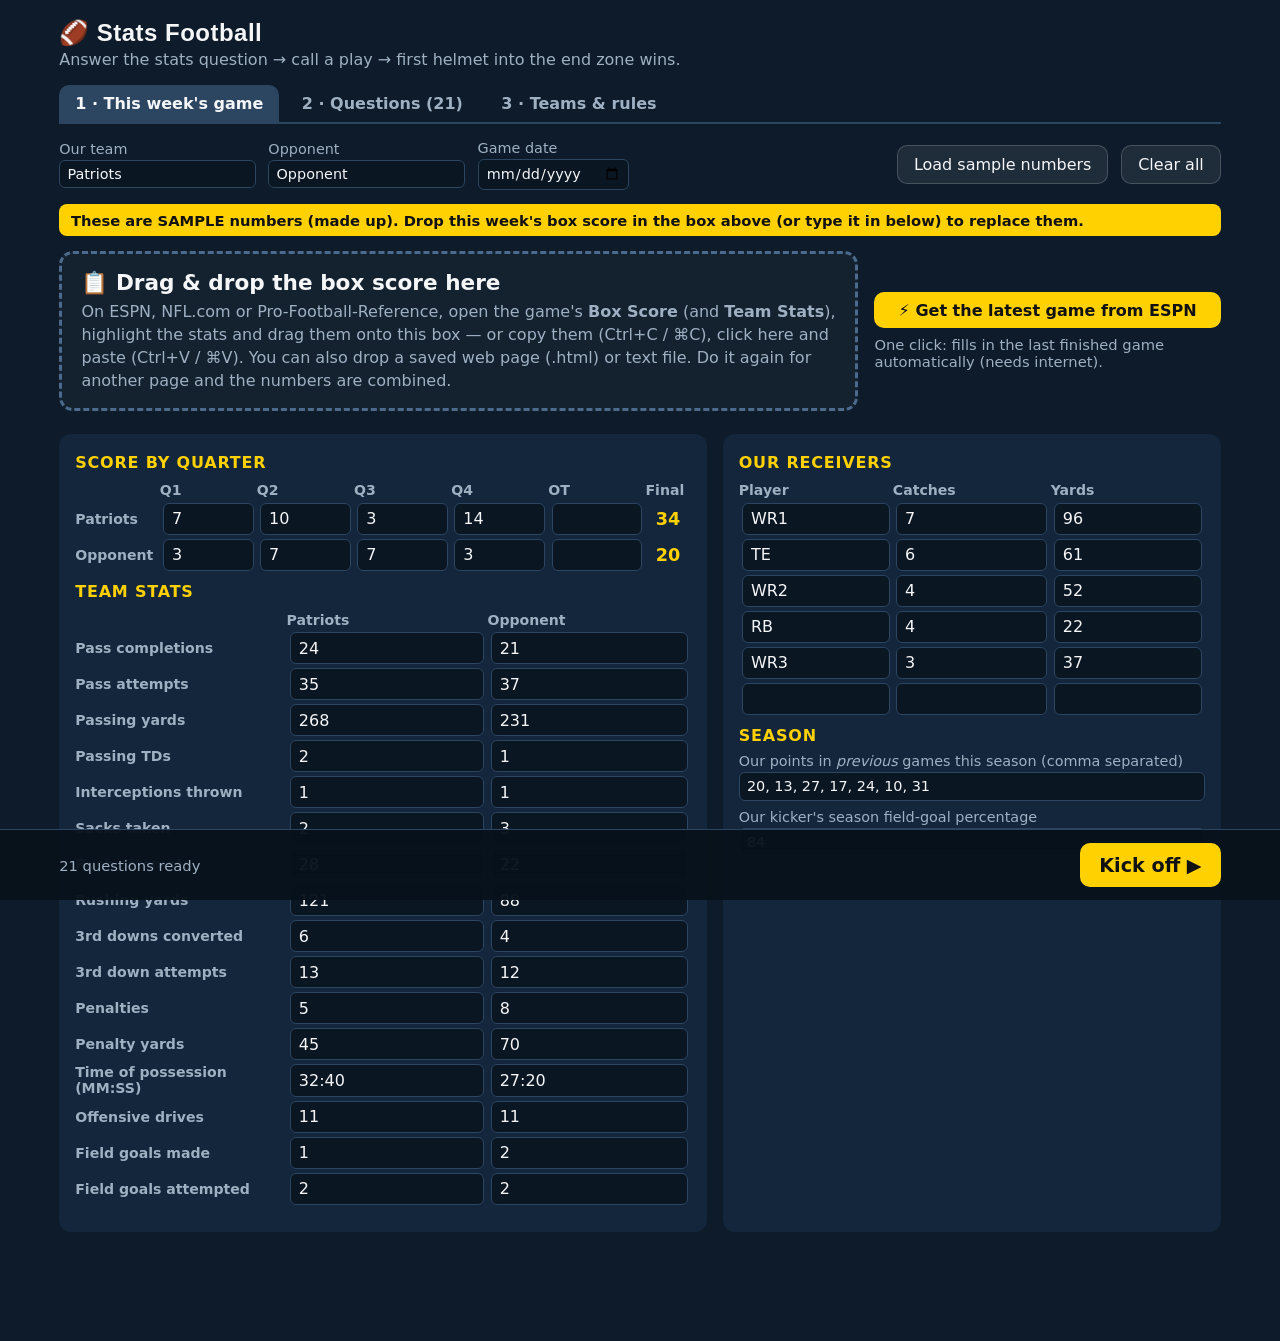
<file: index.html>
<!doctype html>
<html lang="en">
<head>
  <meta charset="utf-8">
  <meta name="viewport" content="width=device-width, initial-scale=1">
  <title>Stats Football</title>
  <link rel="stylesheet" href="css/style.css">
</head>
<body>
  <!-- ================= SETUP ================= -->
  <section id="setup" class="screen">
    <header class="setup-head">
      <h1>🏈 Stats Football</h1>
      <p class="sub">Answer the stats question → call a play → first helmet into the end zone wins.</p>
    </header>

    <nav class="tabs">
      <button class="tab active" data-tab="stats">1 · This week's game</button>
      <button class="tab" data-tab="questions">2 · Questions</button>
      <button class="tab" data-tab="teams">3 · Teams &amp; rules</button>
    </nav>

    <div class="tabpane active" id="tab-stats">
      <div class="row gap">
        <label>Our team <input id="s-us" type="text"></label>
        <label>Opponent <input id="s-opp" type="text"></label>
        <label>Game date <input id="s-date" type="date"></label>
        <span class="grow"></span>
        <button id="btn-sample" class="ghost">Load sample numbers</button>
        <button id="btn-clear" class="ghost">Clear all</button>
      </div>
      <p class="hint" id="sample-note"></p>

      <div class="import-card">
        <div id="dropzone" class="dropzone" tabindex="0" role="button" aria-label="Drop or paste the box score here">
          <div class="dz-big">📋 Drag &amp; drop the box score here</div>
          <div class="dz-small">On ESPN, NFL.com or Pro-Football-Reference, open the game's <b>Box Score</b> (and <b>Team Stats</b>),
            highlight the stats and drag them onto this box — or copy them (Ctrl+C / ⌘C), click here and paste (Ctrl+V / ⌘V).
            You can also drop a saved web page (.html) or text file. Do it again for another page and the numbers are combined.</div>
        </div>
        <div class="import-side">
          <button id="btn-espn" class="primary">⚡ Get the latest game from ESPN</button>
          <div class="hint">One click: fills in the last finished game automatically (needs internet).</div>
        </div>
      </div>
      <div id="import-result" class="import-result hidden"></div>

      <div class="grid2">
        <div class="card">
          <h3>Score by quarter</h3>
          <table class="stat-table" id="t-quarters"></table>
          <h3>Team stats</h3>
          <table class="stat-table" id="t-stats"></table>
        </div>
        <div class="card">
          <h3>Our receivers</h3>
          <table class="stat-table" id="t-receivers"></table>
          <h3>Season</h3>
          <label class="block"><span>Our points in <em>previous</em> games this season (comma separated)</span>
            <input id="s-season" type="text" placeholder="e.g. 20, 13, 27, 17">
          </label>
          <label class="block"><span>Our kicker's season field-goal percentage</span>
            <input id="s-kpct" type="number" min="0" max="100" step="0.1" placeholder="e.g. 84">
          </label>
        </div>
      </div>
    </div>

    <div class="tabpane" id="tab-questions">
      <div class="row gap">
        <label>Order
          <select id="q-order">
            <option value="easy">Warm-up → Challenge</option>
            <option value="shuffle">Shuffle</option>
            <option value="as-is">As listed</option>
          </select>
        </label>
        <span class="grow"></span>
        <button id="q-all" class="ghost">Select all</button>
        <button id="q-none" class="ghost">Select none</button>
        <button id="q-print" class="ghost">Print answer key</button>
      </div>
      <p class="hint">These are built from this week's numbers. Untick any you don't want. ★ warm-up · ★★ standard · ★★★ challenge</p>
      <ol id="q-list" class="q-list"></ol>
      <div class="card">
        <h3>Your own questions</h3>
        <p class="hint">One per line: <code>Question || Answer</code></p>
        <textarea id="q-custom" rows="5" placeholder="Who led the team in tackles, and what percent of the team's tackles was that? || 9 of 52 → 17.3%"></textarea>
      </div>
    </div>

    <div class="tabpane" id="tab-teams">
      <div class="card">
        <h3>Teams</h3>
        <div id="team-edit" class="team-edit"></div>
      </div>
      <div class="card" id="live-card">
        <h3>Team devices</h3>
        <div class="live-modes">
          <label class="check"><input type="radio" name="live-mode" value="off"> <span><b>Projector only</b> — teams answer on paper/whiteboards and you click who got it right</span></label>
          <label class="check"><input type="radio" name="live-mode" value="firebase"> <span><b>Each team on its own device</b> — teams join with one link, type answers (checked automatically) and call their own plays</span></label>
          <label class="check"><input type="radio" name="live-mode" value="local"> <span><b>Practice on this computer</b> — open the join link in other tabs to try it out (no setup)</span></label>
        </div>

        <div id="live-fb" class="hidden">
          <div id="fb-ready" class="hint"></div>
          <details id="fb-setup">
            <summary>Set up Firebase (free, about 10 minutes, once)</summary>
            <ol class="steps">
              <li>Go to <a href="https://console.firebase.google.com" target="_blank" rel="noopener">console.firebase.google.com</a> and sign in with a Google account
                (if your school account is blocked, use a personal Gmail). Click <b>Create a project</b>, name it e.g. <i>stats-football</i>,
                turn Google Analytics off, and click <b>Create project</b>.</li>
              <li>In the left menu open <b>Databases &amp; Storage → Realtime Database</b> (or type “Realtime Database” in <b>Search for products</b>) and click <b>Create database</b>. Pick the United States location,
                choose <b>Start in locked mode</b>, and click <b>Enable</b>. Open the <b>Rules</b> tab, replace everything with the rules below, and click <b>Publish</b>.
                <pre class="rules-code" id="fb-rules"></pre><button class="ghost small" id="fb-copy-rules">Copy rules</button></li>
              <li>In the left menu open <b>Security → Authentication → Get started</b>. On the <b>Sign-in method</b> tab click <b>Anonymous</b>, switch it on and <b>Save</b>.</li>
              <li>Go to <b>Project Overview</b>, click <b>+ Add app</b> and choose the <b>&lt;/&gt;</b> (Web) icon,
                give it a nickname, click <b>Register app</b>, then copy the whole <code>const firebaseConfig = { … }</code> block and paste it here:</li>
            </ol>
          </details>
          <textarea id="fb-config" rows="4" placeholder="Paste the firebaseConfig block from Firebase here"></textarea>
        </div>

        <div id="live-room" class="hidden">
          <div class="row gap wrap">
            <div><span class="hint">Room code</span><div class="room-code" id="room-code"></div></div>
            <button class="ghost small" id="room-new">New room code</button>
            <span class="grow"></span>
            <span id="live-status" class="live-status"></span>
          </div>
          <p class="hint">Send every team the same join link (post it in Google Classroom), or have them open the team page and type the room code.
            The first device to join is Team 1, the next is Team 2, and so on. A device that refreshes keeps its team.</p>
          <div class="join-box">
            <a id="join-link" target="_blank" rel="noopener"></a>
            <button class="ghost small" id="copy-join">Copy join link</button>
          </div>
          <p class="hint">Team page: <a id="team-page" target="_blank" rel="noopener"></a></p>
          <table class="logins" id="logins"></table>
          <div class="row gap wrap">
            <button class="ghost small" id="reset-seats">Reset teams (everyone joins again)</button>
          </div>
        </div>
      </div>

      <div class="card">
        <h3>Rules</h3>
        <div class="row gap wrap">
          <label>Game style
            <select id="r-style">
              <option value="self">Self-paced race — each team answers on its own device at its own speed</option>
              <option value="together">Together — one question at a time on the projector</option>
            </select>
          </label>
          <label>Teams start at
            <select id="r-start">
              <option value="50">Midfield (quick game)</option>
              <option value="35">Own 35 (standard)</option>
              <option value="20">Own 20 (long game)</option>
            </select>
          </label>
          <label class="check"><input type="checkbox" id="r-sack"> Wrong answer = sack (−5 yards)</label>
          <label class="check"><input type="checkbox" id="r-sound"> Sound effects</label>
        </div>
        <ul class="rules">
          <li><b>Pass</b> — boom or bust (incomplete, sack or interception possible; avg about +<span id="ev-pass"></span> yds).</li>
          <li><b>Run</b> — steady and safe: never loses yards (avg about +<span id="ev-run"></span> yds).</li>
          <li><b>Defense</b> — pick another team and push them back (avg about <span id="ev-def"></span> yds). Pushed into their own end zone = safety, back to the 5.</li>
          <li>Every team that answers correctly gets a play. First team to score a touchdown wins.</li>
          <li id="rule-sack">A wrong answer is a sack: the team loses 5 yards (never past its own 1-yard line).</li>
          <li id="rule-self">Self-paced: each team gets its own stream of questions on its device. The faster a team answers correctly, the more plays it gets.
            Questions appear only on the team devices; the projector shows the field.</li>
        </ul>
      </div>
    </div>

    <footer class="setup-foot">
      <span id="setup-status" class="hint"></span>
      <span class="grow"></span>
      <button id="btn-resume" class="ghost hidden">Resume game in progress</button>
      <button id="btn-start" class="primary">Kick off ▶</button>
    </footer>
  </section>

  <!-- ================= GAME (projector) ================= -->
  <section id="game" class="screen hidden">
    <div class="topbar">
      <div class="title"><span id="g-matchup"></span></div>
      <div class="join hidden" id="g-join"></div>
      <div class="qcount" id="g-qcount"></div>
      <div class="tools">
        <button id="g-undo" class="ghost small" title="Undo last play">↶ Undo</button>
        <button id="g-sound" class="ghost small" title="Sound on/off">🔊</button>
        <button id="g-full" class="ghost small" title="Full screen">⛶</button>
        <button id="g-setup" class="ghost small" title="Back to setup">⚙ Setup</button>
      </div>
    </div>

    <div class="field-wrap">
      <div class="field" id="field">
        <div class="endzone left"><span>START</span></div>
        <div class="turf" id="turf"></div>
        <div class="endzone right"><span>END ZONE</span></div>
        <div class="lanes" id="lanes"></div>
      </div>
    </div>

    <div class="panel" id="panel"></div>

    <div class="overlay hidden" id="overlay"></div>
  </section>

  <div id="print-key" class="print-only"></div>

  <script src="js/nfl.js"></script>
  <script src="js/questions.js"></script>
  <script src="js/importer.js"></script>
  <script src="js/firebase-config.js"></script>
  <script src="js/live.js"></script>
  <script src="js/plays.js"></script>
  <script src="js/app.js"></script>
</body>
</html>
</file>
<file: css/style.css>
:root {
  --bg: #0d1b2a;
  --panel: #13263b;
  --ink: #f4f6f8;
  --muted: #9fb0c3;
  --accent: #ffd100;
  --red: #c8102e;
  --good: #2ecc71;
  --bad: #ff4d4d;
  --turf1: #2f8a3a;
  --turf2: #2a7d34;
  --line: rgba(255, 255, 255, .85);
  --font: "Segoe UI", system-ui, -apple-system, Roboto, Arial, sans-serif;
  --display: "Arial Black", "Helvetica Neue", Impact, sans-serif;
}
* { box-sizing: border-box; }
html, body { margin: 0; height: 100%; }
body { background: var(--bg); color: var(--ink); font-family: var(--font); }
button { font: inherit; cursor: pointer; border: 0; border-radius: 10px; padding: .55em 1em; }
button.primary { background: var(--accent); color: #111; font-weight: 800; }
button.primary:hover { filter: brightness(1.08); }
button.ghost { background: rgba(255,255,255,.08); color: var(--ink); border: 1px solid rgba(255,255,255,.18); }
button.ghost:hover { background: rgba(255,255,255,.16); }
button.small { padding: .35em .7em; font-size: .9rem; }
button.big { font-size: 1.5rem; padding: .6em 1.4em; }
input, select, textarea {
  font: inherit; color: var(--ink); background: #0a1622; border: 1px solid #2c4560; border-radius: 6px; padding: .35em .5em;
}
input[type=color] { padding: 0; width: 46px; height: 32px; }
.hidden { display: none !important; }
.row { display: flex; align-items: center; }
.row.gap { gap: .8rem; }
.row.wrap { flex-wrap: wrap; }
.row.center { justify-content: center; }
.grow { flex: 1; }
.hint { color: var(--muted); font-size: .92rem; }
.hint.warn { color: #111; background: var(--accent); padding: .5em .8em; border-radius: 8px; font-weight: 600; }
label { color: var(--muted); font-size: .9rem; display: inline-flex; flex-direction: column; gap: .2rem; }
label.block { display: flex; margin: .5rem 0; }
label.check { flex-direction: row; align-items: center; gap: .4rem; color: var(--ink); }
code { background: #0a1622; padding: .1em .35em; border-radius: 4px; }

/* ---------------- setup ---------------- */
#setup { max-width: 1200px; margin: 0 auto; padding: 1rem 1.2rem 6rem; }
.setup-head h1 { margin: .2rem 0 0; font-family: var(--display); letter-spacing: .02em; }
.setup-head .sub { margin: .2rem 0 1rem; color: var(--muted); }
.tabs { display: flex; gap: .4rem; border-bottom: 2px solid #2c4560; margin-bottom: 1rem; flex-wrap: wrap; }
.tab { background: transparent; color: var(--muted); border-radius: 10px 10px 0 0; font-weight: 700; }
.tab.active { background: #2c4560; color: var(--ink); }
.tabpane { display: none; }
.tabpane.active { display: block; }
.grid2 { display: grid; grid-template-columns: 1.3fr 1fr; gap: 1rem; }
@media (max-width: 900px) { .grid2 { grid-template-columns: 1fr; } }
.card { background: var(--panel); border-radius: 12px; padding: .8rem 1rem 1rem; margin: .8rem 0; }
.card h3 { margin: .4rem 0 .5rem; font-size: 1rem; color: var(--accent); text-transform: uppercase; letter-spacing: .05em; }
.stat-table { border-collapse: collapse; width: 100%; margin-bottom: .6rem; }
.stat-table th { text-align: left; font-weight: 600; color: var(--muted); font-size: .88rem; padding: .15rem .4rem .15rem 0; }
.stat-table td { padding: .12rem .2rem; }
.stat-table input { width: 100%; min-width: 3.4rem; }
.stat-table td.total { font-weight: 800; font-size: 1.1rem; text-align: center; color: var(--accent); }
.q-list { padding-left: 1.6rem; }
.q-list li { background: var(--panel); border-radius: 10px; padding: .6rem .8rem; margin: .5rem 0; }
.q-list li.off { opacity: .45; }
.q-list label { flex-direction: row; align-items: center; gap: .5rem; color: var(--ink); }
.q-list .lvl { color: var(--accent); }
.q-list .topic { color: var(--muted); font-size: .85rem; text-transform: uppercase; letter-spacing: .05em; }
.q-list .qq { margin: .35rem 0; font-size: 1.02rem; }
.q-list .qa { font-size: .92rem; color: #cfe8d6; }
.q-list .work { color: var(--muted); }
textarea { width: 100%; }
.team-edit { display: grid; gap: .6rem; }
.team-row { display: flex; align-items: center; gap: 1rem; flex-wrap: wrap; }
.team-row input[type=text] { width: 16rem; }
.mini-helmet { width: 70px; }
.rules { line-height: 1.7; }
.setup-foot {
  position: fixed; left: 0; right: 0; bottom: 0; display: flex; align-items: center; gap: .8rem;
  padding: .8rem max(1.2rem, calc((100vw - 1200px) / 2 + 1.2rem)); background: rgba(8, 18, 28, .96); border-top: 1px solid #2c4560;
}
.setup-foot .primary { font-size: 1.2rem; }

/* ---------------- game ---------------- */
#game { height: 100vh; display: flex; flex-direction: column; overflow: hidden; }
.topbar { display: flex; align-items: center; gap: 1rem; padding: .5rem 1rem; background: #08121c; }
.topbar .title { font-family: var(--display); font-size: 1.15rem; letter-spacing: .03em; flex: 1; }
.topbar .qcount { font-weight: 800; color: var(--accent); font-size: 1.15rem; }
.topbar .tools { display: flex; gap: .4rem; }

.field-wrap { flex: 0 0 auto; height: 56vh; padding: .6rem 1rem; }
.field {
  position: relative; height: 100%; display: flex; border: 4px solid #fff; border-radius: 6px; overflow: hidden;
  box-shadow: 0 10px 30px rgba(0,0,0,.5);
}
.endzone { width: 7%; display: flex; align-items: center; justify-content: center; position: relative; }
.endzone.left { background: repeating-linear-gradient(45deg, #24507a, #24507a 14px, #1f4569 14px, #1f4569 28px); border-right: 3px solid var(--line); }
.endzone.right { background: repeating-linear-gradient(45deg, #b0122b, #b0122b 14px, #9b0f25 14px, #9b0f25 28px); border-left: 3px solid var(--line); }
.endzone span {
  writing-mode: vertical-rl; transform: rotate(180deg); font-family: var(--display); font-size: clamp(1rem, 2.6vh, 2rem);
  color: rgba(255,255,255,.9); letter-spacing: .25em;
}
.endzone.right span { transform: none; }
.turf {
  flex: 1; position: relative;
  background: repeating-linear-gradient(90deg, var(--turf1) 0, var(--turf1) 10%, var(--turf2) 10%, var(--turf2) 20%);
}
.yl { position: absolute; top: 0; bottom: 0; width: 2px; background: var(--line); transform: translateX(-1px); }
.yl.minor { background: rgba(255,255,255,.35); }
.ynum {
  position: absolute; transform: translateX(-50%); font-family: var(--display); color: rgba(255,255,255,.75);
  font-size: clamp(.9rem, 2.4vh, 1.8rem);
}
.ynum.top { top: .2rem; }
.ynum.bot { bottom: .2rem; transform: translateX(-50%) rotate(180deg); }
.lanes { position: absolute; inset: 1.9rem 0; display: flex; flex-direction: column; }
.lane { flex: 1; position: relative; border-bottom: 1px dashed rgba(255,255,255,.25); }
.lane:last-child { border-bottom: 0; }
.lane-name {
  position: absolute; left: 7.4%; top: 50%; transform: translateY(-50%); font-weight: 800; font-size: clamp(.7rem, 1.8vh, 1.2rem);
  color: #fff; background: var(--c); padding: .1em .5em; border-radius: 6px; border: 2px solid rgba(0,0,0,.35);
  text-shadow: 0 1px 2px #000; opacity: .9; pointer-events: none; z-index: 1; max-width: 18%;
  white-space: nowrap; overflow: hidden; text-overflow: ellipsis;
}
.helmet {
  position: absolute; top: 50%; height: 118%; aspect-ratio: 120 / 92; transform: translate(-50%, -50%);
  transition: left 1.1s cubic-bezier(.3, 1.4, .5, 1); cursor: pointer; z-index: 2;
}
.helmet-svg { width: 100%; height: 100%; display: block; filter: drop-shadow(0 4px 4px rgba(0,0,0,.55)); }
.helmet.td .spot { display: none; }
.lane.leader .helmet-svg { filter: drop-shadow(0 0 10px #ffd100) drop-shadow(0 4px 4px rgba(0,0,0,.55)); }
.spot {
  position: absolute; left: 100%; top: 50%; transform: translateY(-50%); margin-left: .2rem; white-space: nowrap;
  font-weight: 800; font-size: clamp(.65rem, 1.7vh, 1.1rem); background: rgba(0,0,0,.6); padding: .05em .4em; border-radius: 5px;
}
.delta {
  position: absolute; right: 100%; top: 50%; transform: translate(0, -50%); margin-right: .2rem; font-family: var(--display);
  font-size: clamp(1rem, 3.4vh, 2.4rem); opacity: 0; pointer-events: none; text-shadow: 0 2px 4px #000;
}
.delta.show { animation: pop 2.2s ease-out forwards; }
.delta.up { color: #7dff9e; }
.delta.down { color: #ff7d7d; }
@keyframes pop { 0% { opacity: 0; transform: translate(12px, -50%) scale(.6); } 15% { opacity: 1; transform: translate(0, -50%) scale(1.15); } 80% { opacity: 1; transform: translate(0, -50%); } 100% { opacity: 0; transform: translate(-16px, -50%); } }

.panel { flex: 1; min-height: 0; display: flex; gap: 1.2rem; padding: .4rem 1.2rem 1rem; align-items: stretch; }
.qbox { flex: 1; overflow: auto; background: var(--panel); border-radius: 14px; padding: 1rem 1.3rem; }
.qmeta { color: var(--muted); text-transform: uppercase; letter-spacing: .06em; font-size: clamp(.8rem, 1.8vh, 1.1rem); }
.qmeta .lvl { color: var(--accent); }
.qtext { font-size: clamp(1.2rem, 3.6vh, 2.6rem); line-height: 1.25; font-weight: 600; margin-top: .3rem; }
.answer { margin-top: .6rem; font-size: clamp(1.2rem, 3.6vh, 2.6rem); color: #7dff9e; font-weight: 800; }
.work { margin-top: .4rem; color: var(--muted); font-size: clamp(.9rem, 2.2vh, 1.4rem); }
.actions { display: flex; flex-direction: column; align-items: center; justify-content: center; gap: 1rem; min-width: 22%; }
.actions.col { min-width: 34%; }
.timer { font-family: var(--display); font-size: clamp(2.5rem, 9vh, 6rem); color: var(--accent); }
.timer.low { color: var(--bad); animation: blink 1s infinite; }
@keyframes blink { 50% { opacity: .4; } }
.who { font-size: 1.3rem; font-weight: 700; }
.who small { color: var(--muted); font-weight: 400; font-size: .8rem; }
.team-toggles { display: flex; flex-wrap: wrap; gap: .5rem; justify-content: center; }
.toggle {
  background: rgba(255,255,255,.08); color: var(--ink); border: 3px solid var(--c); font-weight: 800; font-size: clamp(.9rem, 2.2vh, 1.4rem);
}
.toggle.on { background: var(--c); color: #fff; text-shadow: 0 1px 2px #000; }
.team-toggles.big .toggle { font-size: clamp(1.1rem, 3vh, 2rem); padding: .5em 1em; display: flex; flex-direction: column; }
.toggle small { font-weight: 600; font-size: .6em; opacity: .8; }
.toggle.target:hover { background: var(--c); }

.callbox { flex: 1; display: flex; flex-direction: column; align-items: center; justify-content: center; gap: .9rem; text-align: center; }
.call-title { font-size: clamp(1.4rem, 4vh, 2.8rem); font-weight: 800; }
.chip { background: var(--c); color: #fff; padding: .05em .45em; border-radius: 8px; text-shadow: 0 1px 3px #000; border: 2px solid rgba(255,255,255,.4); }
.calls { display: flex; gap: 1.2rem; }
.call {
  display: flex; flex-direction: column; align-items: center; min-width: 13vw; padding: .5em 1em; color: #fff;
  font-family: var(--display); font-size: clamp(1.6rem, 5vh, 3.4rem); border: 4px solid rgba(255,255,255,.6);
  box-shadow: 0 6px 0 rgba(0,0,0,.35); transition: transform .08s;
}
.call:active { transform: translateY(4px); box-shadow: 0 2px 0 rgba(0,0,0,.35); }
.call small { font-family: var(--font); font-size: .35em; font-weight: 600; opacity: .9; }
.call.pass { background: #1565c0; }
.call.run { background: #2e7d32; }
.call.def { background: #b71c1c; }
.upnext { color: var(--muted); font-size: 1.05rem; }
.roll {
  font-family: var(--display); font-size: clamp(2rem, 7vh, 4.6rem); color: var(--accent); min-height: 1.3em;
  animation: shake .18s infinite;
}
@keyframes shake { 50% { transform: translateY(-3px) scale(1.02); } }
.result { font-family: var(--display); font-size: clamp(2rem, 7vh, 4.8rem); animation: zoom .4s ease-out; }
.result.great { color: #7dff9e; }
.result.good { color: #b6f7c6; }
.result.meh { color: #ffe680; }
.result.bad { color: #ff7d7d; }
@keyframes zoom { from { transform: scale(.4); opacity: 0; } to { transform: scale(1); opacity: 1; } }
.result-line { font-size: clamp(1.1rem, 3.2vh, 2.2rem); font-weight: 700; }

.overlay { position: fixed; inset: 0; background: rgba(0,0,0,.72); display: flex; align-items: center; justify-content: center; z-index: 10; overflow: hidden; }
.win-card { position: relative; text-align: center; background: var(--panel); border: 4px solid var(--accent); border-radius: 20px; padding: 1.5rem 3rem 2rem; animation: zoom .5s ease-out; }
.win-helmet { width: min(30vw, 260px); margin: 0 auto; animation: bounce 1s ease-in-out infinite; }
@keyframes bounce { 50% { transform: translateY(-12px) rotate(-4deg); } }
.win-td { font-family: var(--display); font-size: clamp(2.6rem, 10vh, 7rem); color: var(--accent); line-height: 1; }
.win-name { font-size: clamp(1.6rem, 5vh, 3.2rem); font-weight: 800; margin: .3rem 0; }
.win-sub { color: var(--muted); margin-bottom: 1rem; }
.confetti i { position: absolute; top: -20px; width: 12px; height: 18px; animation: fall linear infinite; }
@keyframes fall { to { transform: translateY(110vh) rotate(720deg); } }

/* ---------------- print (answer key) ---------------- */
.print-only { display: none; }
@media print {
  body { background: #fff; color: #000; }
  .screen { display: none !important; }
  .print-only { display: block; font-family: Georgia, serif; }
  .print-only li { margin-bottom: .8rem; page-break-inside: avoid; }
}

/* ---------------- box score import ---------------- */
.import-card { display: flex; gap: 1rem; align-items: stretch; margin: .6rem 0; flex-wrap: wrap; }
.dropzone {
  flex: 3 1 420px; border: 3px dashed #4b6a8c; border-radius: 14px; padding: 1rem 1.2rem; background: rgba(255,255,255,.03);
  cursor: pointer; transition: background .15s, border-color .15s; outline: none;
}
.dropzone:hover, .dropzone:focus { border-color: var(--accent); }
.dropzone.over { background: rgba(255, 209, 0, .12); border-color: var(--accent); }
.dz-big { font-size: 1.35rem; font-weight: 800; }
.dz-small { color: var(--muted); margin-top: .3rem; line-height: 1.45; }
.import-side { flex: 1 1 220px; display: flex; flex-direction: column; justify-content: center; gap: .5rem; }
.import-result { background: var(--panel); border-left: 5px solid var(--good); border-radius: 10px; padding: .7rem 1rem; margin: .4rem 0 .8rem; line-height: 1.5; }
.import-result.err { border-left-color: var(--bad); }
.import-result .miss { color: var(--accent); }
.import-result button { margin: .3rem .5rem 0 0; }
input.imported { border-color: var(--good); box-shadow: 0 0 0 2px rgba(46, 204, 113, .35); }
input.missing { border-color: var(--accent); }

/* ---------------- team devices (live) ---------------- */
.live-modes { display: grid; gap: .45rem; margin-bottom: .6rem; }
.live-modes label { align-items: flex-start; }
.live-modes input { margin-top: .25rem; }
.steps { line-height: 1.6; padding-left: 1.3rem; }
.steps li { margin-bottom: .5rem; }
.steps a { color: var(--accent); }
details summary { cursor: pointer; color: var(--accent); font-weight: 700; margin: .4rem 0; }
.rules-code { background: #0a1622; padding: .6rem; border-radius: 8px; font-size: .85rem; overflow: auto; }
#fb-config { margin-top: .4rem; font-family: ui-monospace, Consolas, monospace; font-size: .85rem; }
.room-code { font-family: var(--display); font-size: 2rem; letter-spacing: .15em; color: var(--accent); }
.live-status { font-weight: 700; }
.live-status.on { color: var(--good); }
.live-status.err { color: var(--bad); }
.live-status.connecting { color: var(--muted); }
#team-page { color: var(--accent); }
.logins { border-collapse: collapse; margin: .4rem 0 .8rem; width: 100%; }
.logins th { text-align: left; color: var(--muted); font-weight: 600; font-size: .85rem; padding: .2rem .5rem .2rem 0; }
.logins td { padding: .25rem .5rem .25rem 0; }
.logins td.pin { font-family: ui-monospace, Consolas, monospace; font-size: 1.15rem; font-weight: 700; letter-spacing: .1em; }
.logins td.link a { color: var(--ink); }
.logins td.on { color: var(--good); font-weight: 700; font-size: .9rem; }
.chip.small { font-size: .85em; padding: .05em .4em; border-width: 1px; }
.chip.dim { opacity: .35; }
.topbar .join { font-size: 1.05rem; color: var(--ink); background: rgba(255,255,255,.08); padding: .2em .7em; border-radius: 8px; }
.topbar .join b { color: var(--accent); }
.answers-in { margin-top: .8rem; font-size: clamp(.9rem, 2.2vh, 1.3rem); color: var(--muted); display: flex; flex-wrap: wrap; gap: .4rem; align-items: center; }
.team-toggles.typed .toggle { display: flex; flex-direction: column; align-items: center; min-width: 8.5rem; }
.typed-ans { font-weight: 600; font-size: .75em !important; opacity: 1 !important; max-width: 14rem; overflow: hidden; text-overflow: ellipsis; white-space: nowrap; }
.big-hint { font-size: 1.1rem; }
.lane.online .lane-name::after { content: ' ●'; color: #7dff9e; }
@media print {
  .slips { display: grid; grid-template-columns: 1fr 1fr; gap: 12px; }
  .slip { border: 2px dashed #000; padding: 10px 14px; page-break-inside: avoid; }
  .slip h2 { margin: 0 0 6px; }
  .slip .big { font-size: 1.4em; letter-spacing: .1em; }
  .slip .small { font-size: 9px; word-break: break-all; }
}
.join-box { display: flex; align-items: center; gap: .8rem; flex-wrap: wrap; background: #0a1622; border: 2px solid var(--accent); border-radius: 10px; padding: .6rem .9rem; margin: .4rem 0 .6rem; }
.join-box a { color: var(--accent); font-weight: 800; font-size: 1.15rem; word-break: break-all; }
.logins td.on.open { color: var(--muted); font-weight: 400; }
.logins td.on.away { color: var(--accent); }

/* ---------------- self-paced projector panel ---------------- */
.self-wrap { flex: 1; display: grid; grid-template-columns: minmax(300px, 1fr) 1.4fr; gap: 1rem; min-height: 0; }
.self-teams, .self-feed { background: var(--panel); border-radius: 14px; padding: .7rem 1rem; overflow: auto; min-height: 0; }
.self-teams { display: flex; flex-direction: column; gap: .8rem; align-items: center; }
.self-table { border-collapse: collapse; width: 100%; font-size: clamp(.9rem, 2vh, 1.25rem); }
.self-table th { color: var(--muted); font-weight: 600; text-align: left; padding: .15rem .4rem; }
.self-table td { padding: .25rem .4rem; }
.self-table td.num { text-align: center; font-weight: 800; }
.self-table .good, .mk.good { color: #7dff9e; }
.self-table .bad, .mk.bad { color: #ff7d7d; }
.warn, .mk.warn { color: var(--accent); }
.self-feed ul { list-style: none; margin: .3rem 0 0; padding: 0; }
.self-feed li { padding: .35rem 0; border-bottom: 1px solid rgba(255,255,255,.08); font-size: clamp(.85rem, 1.9vh, 1.15rem); line-height: 1.45; }
.self-feed li.review { background: rgba(255, 209, 0, .1); }
.mk { font-weight: 900; }
.fd-key { color: var(--muted); font-size: .85em; }
.fd-what { font-weight: 700; }
.fd-btns button { margin-left: .3rem; }
.feed-head { display: flex; align-items: center; gap: .8rem; flex-wrap: wrap; }
.feed-head .hint { flex: 1; }
</file>
